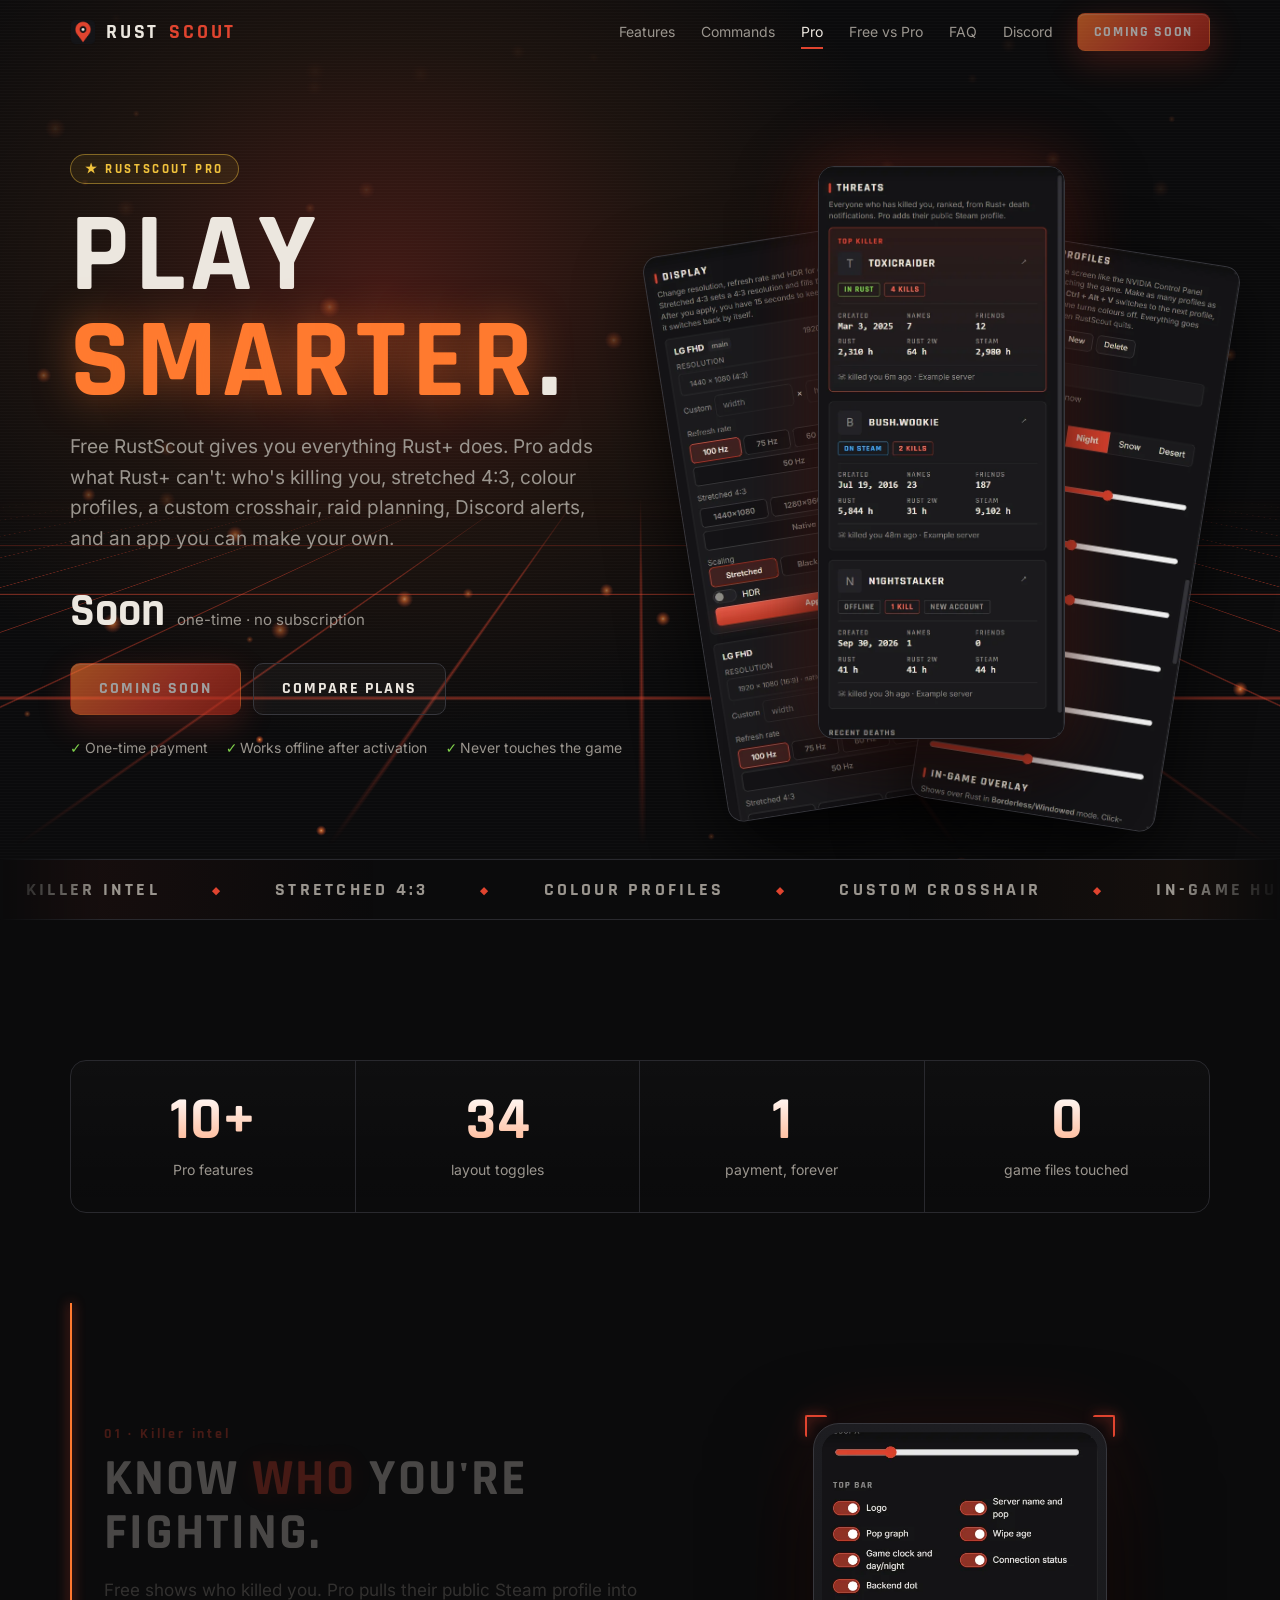
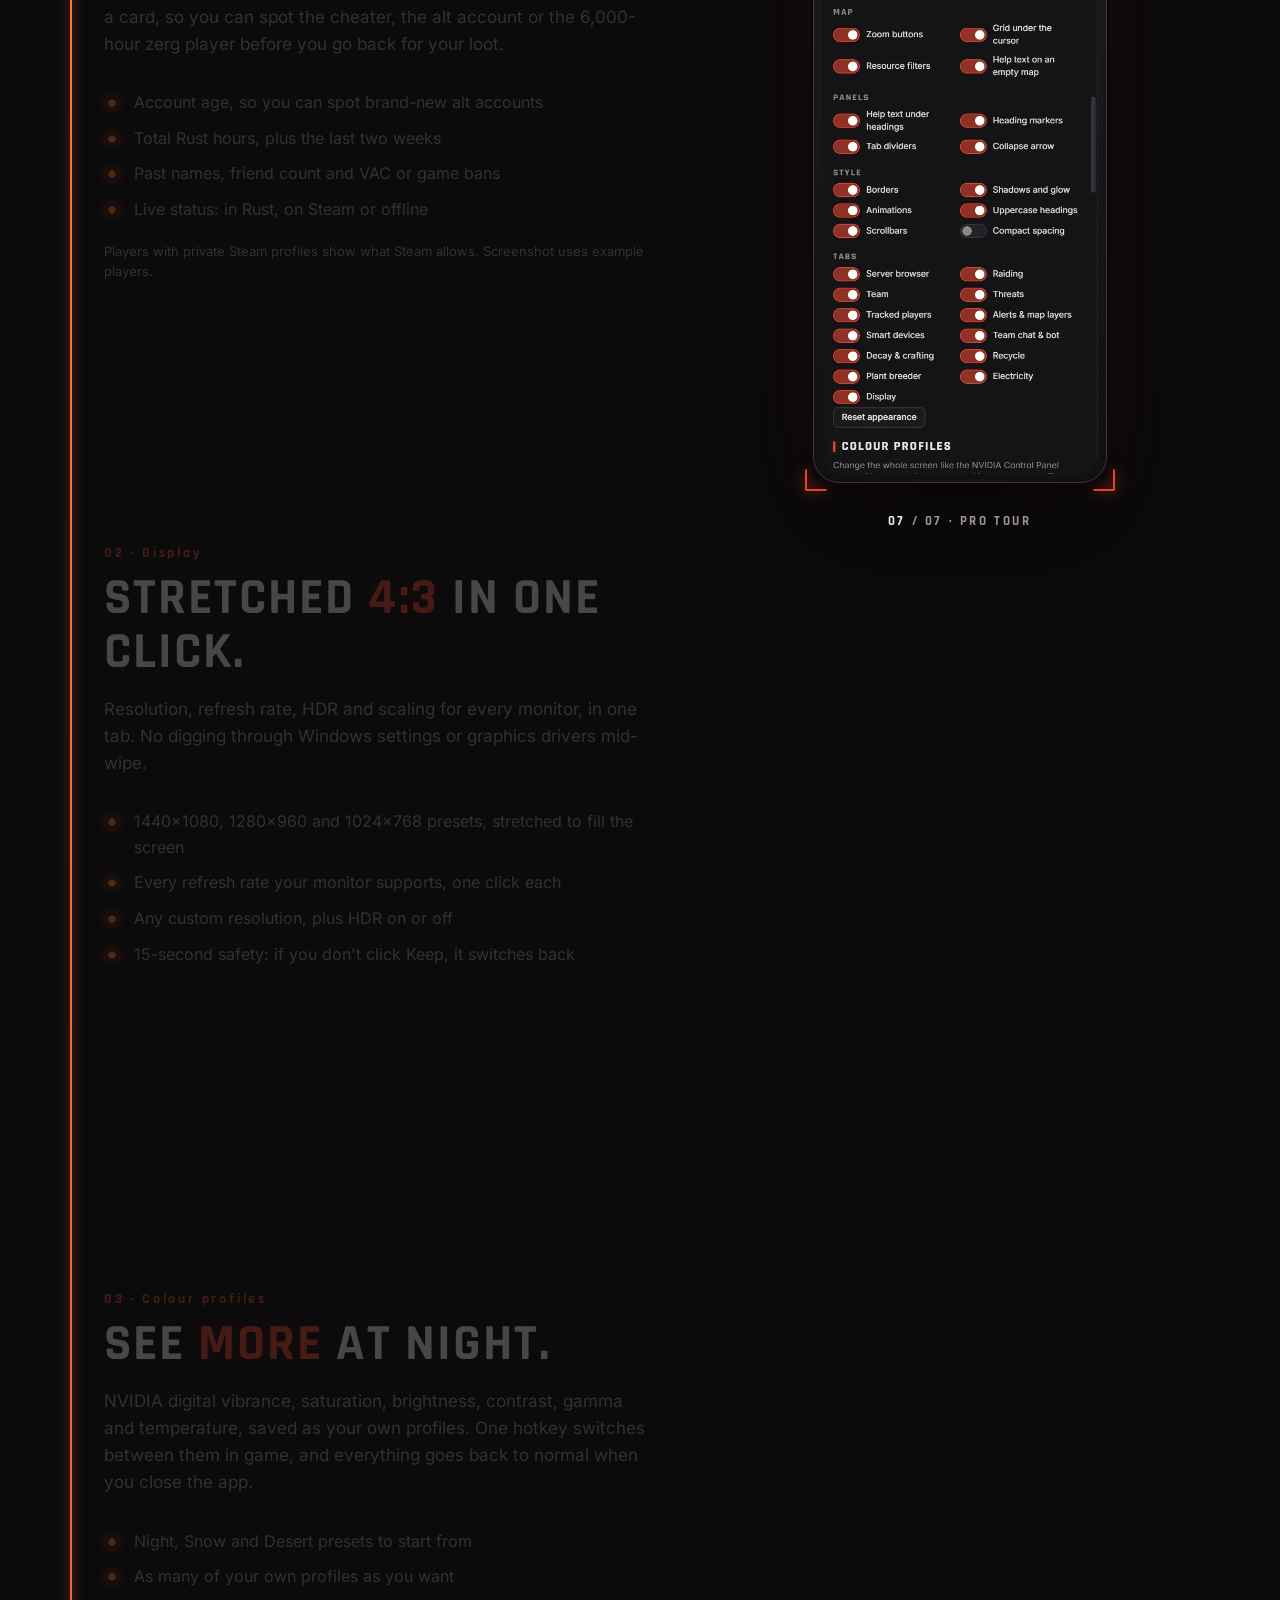
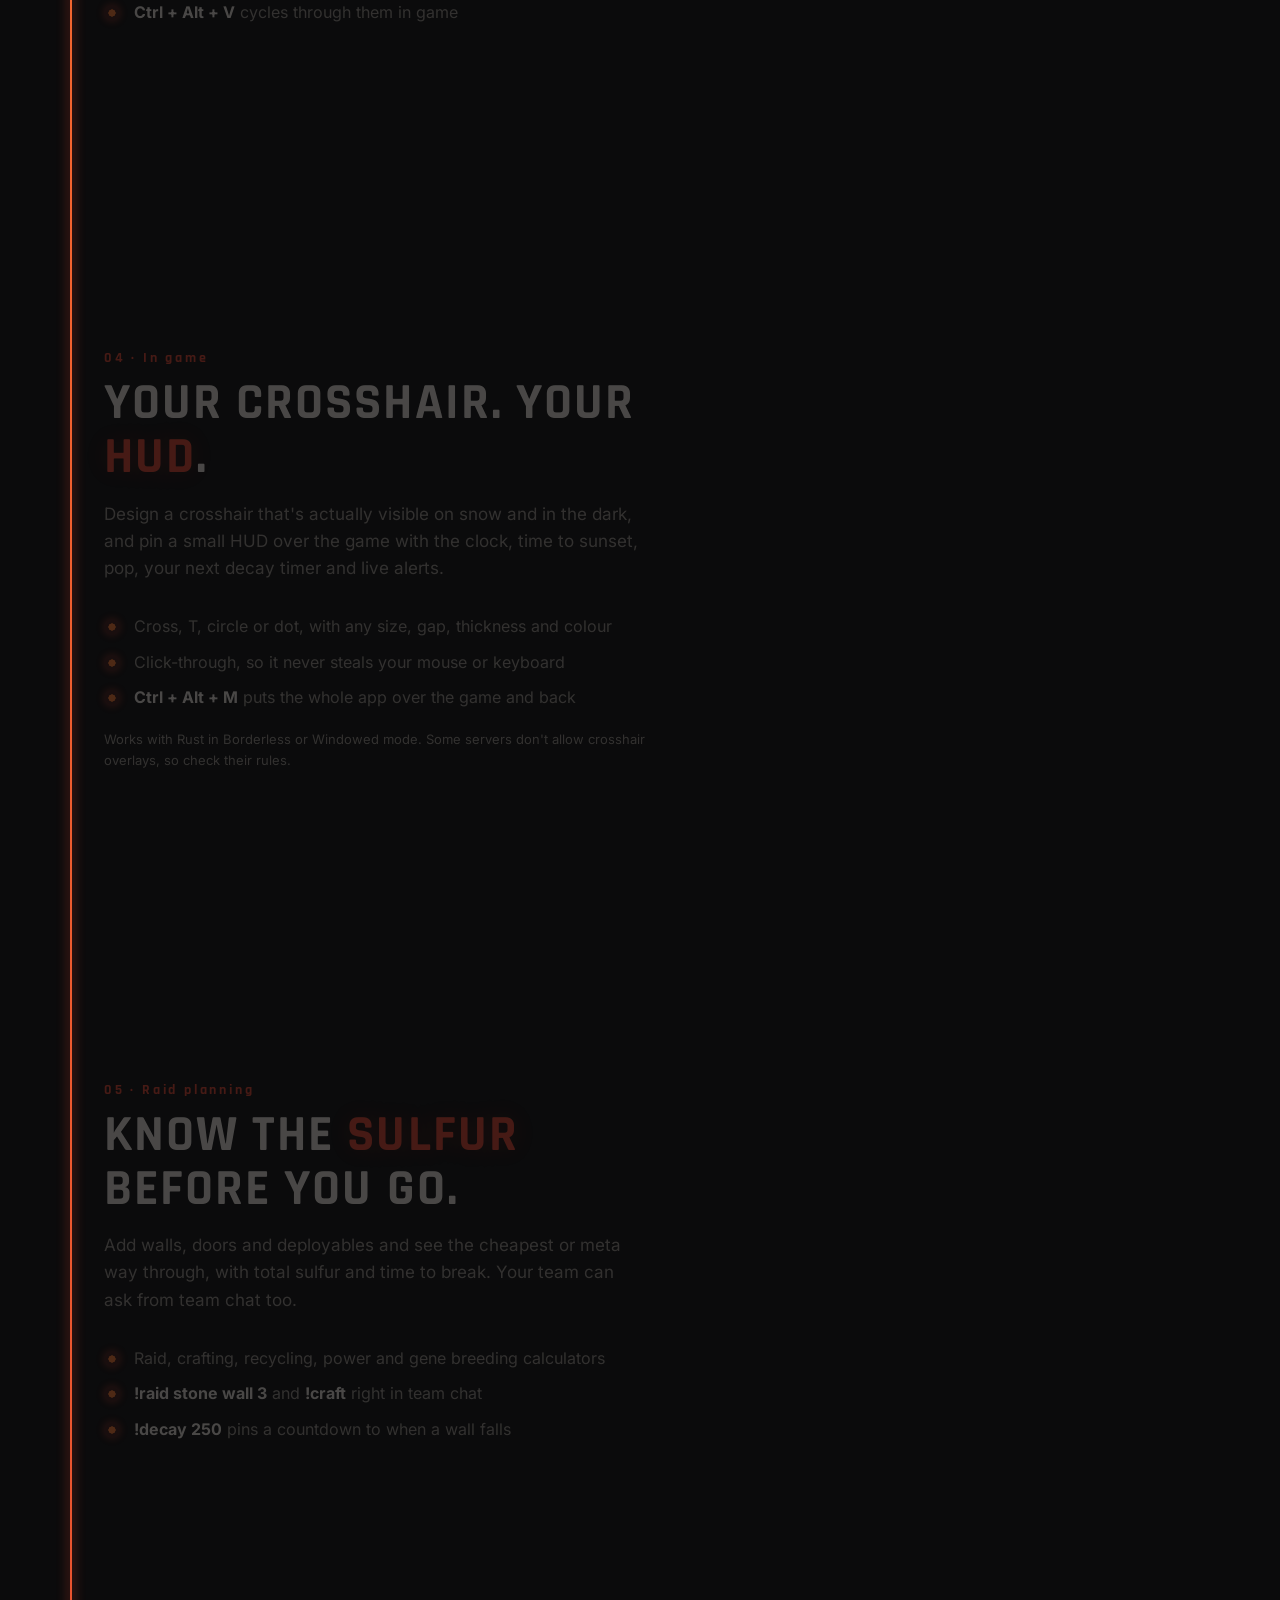
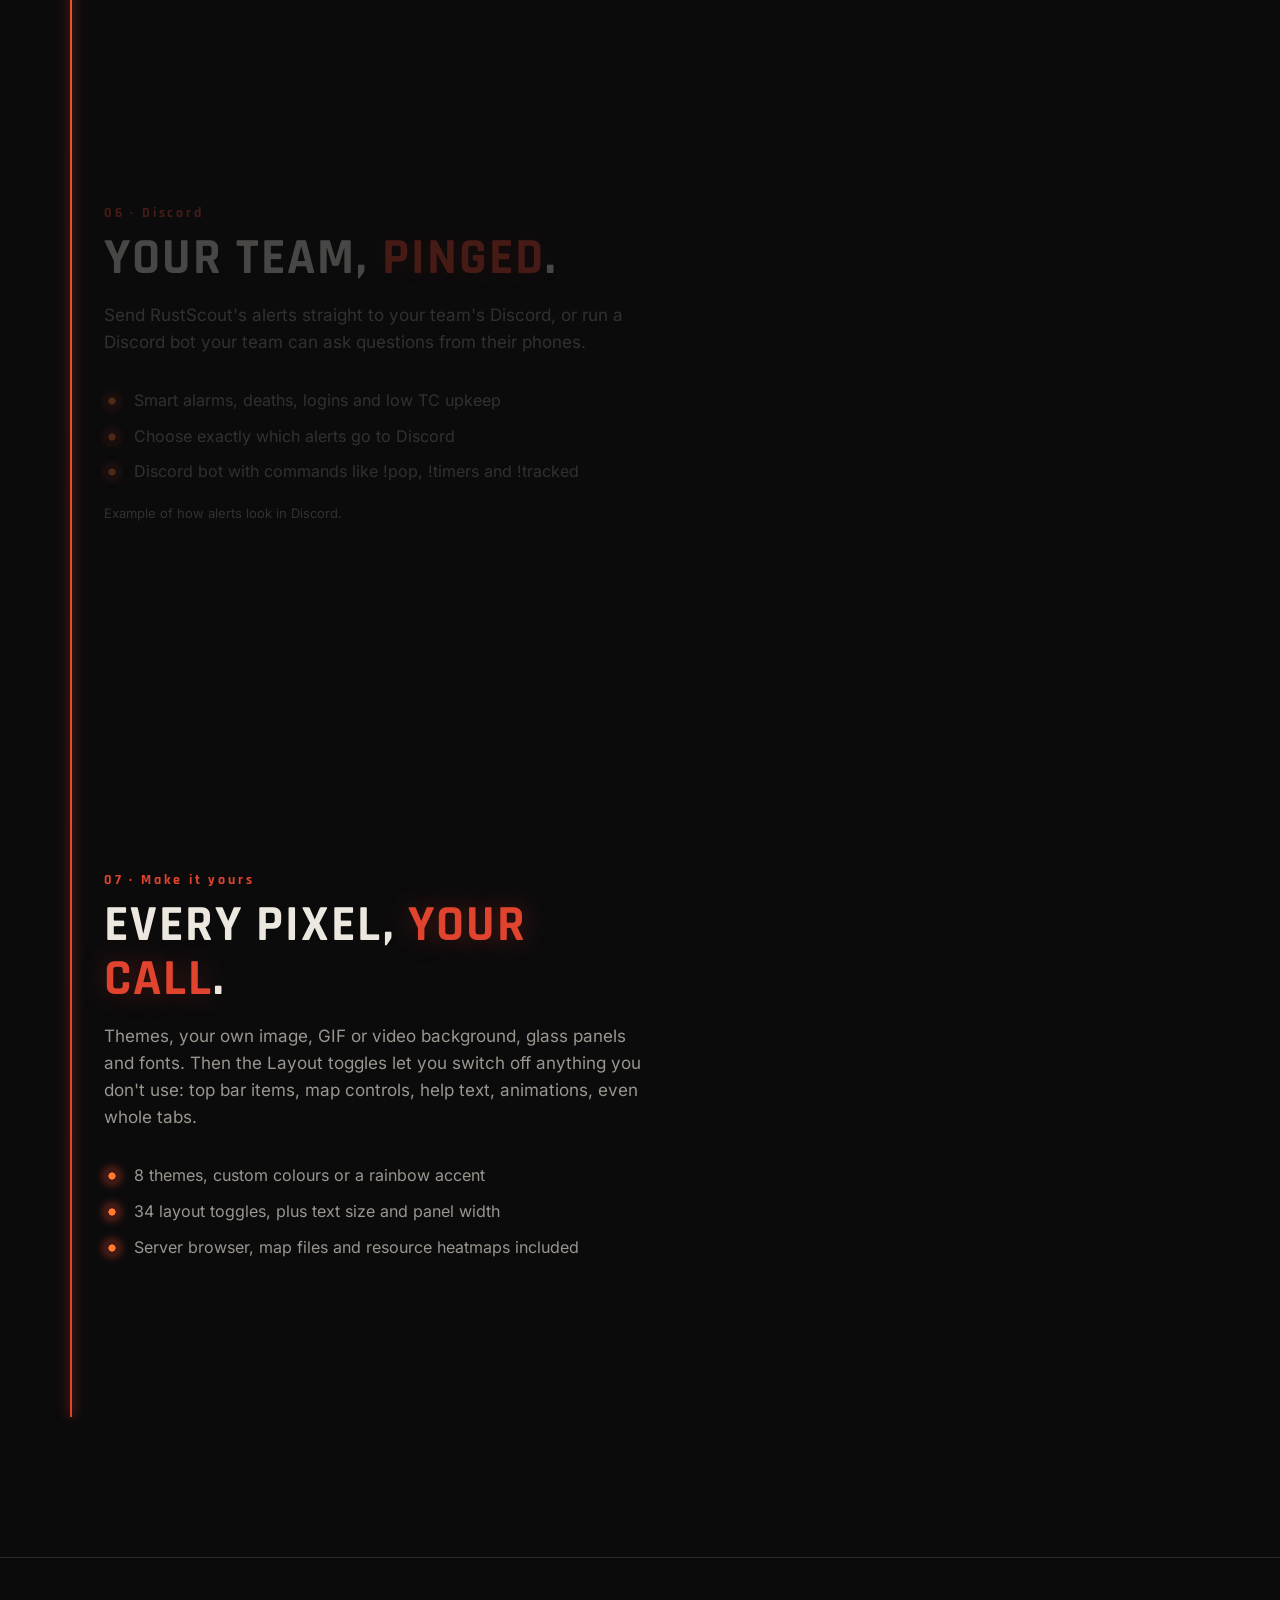
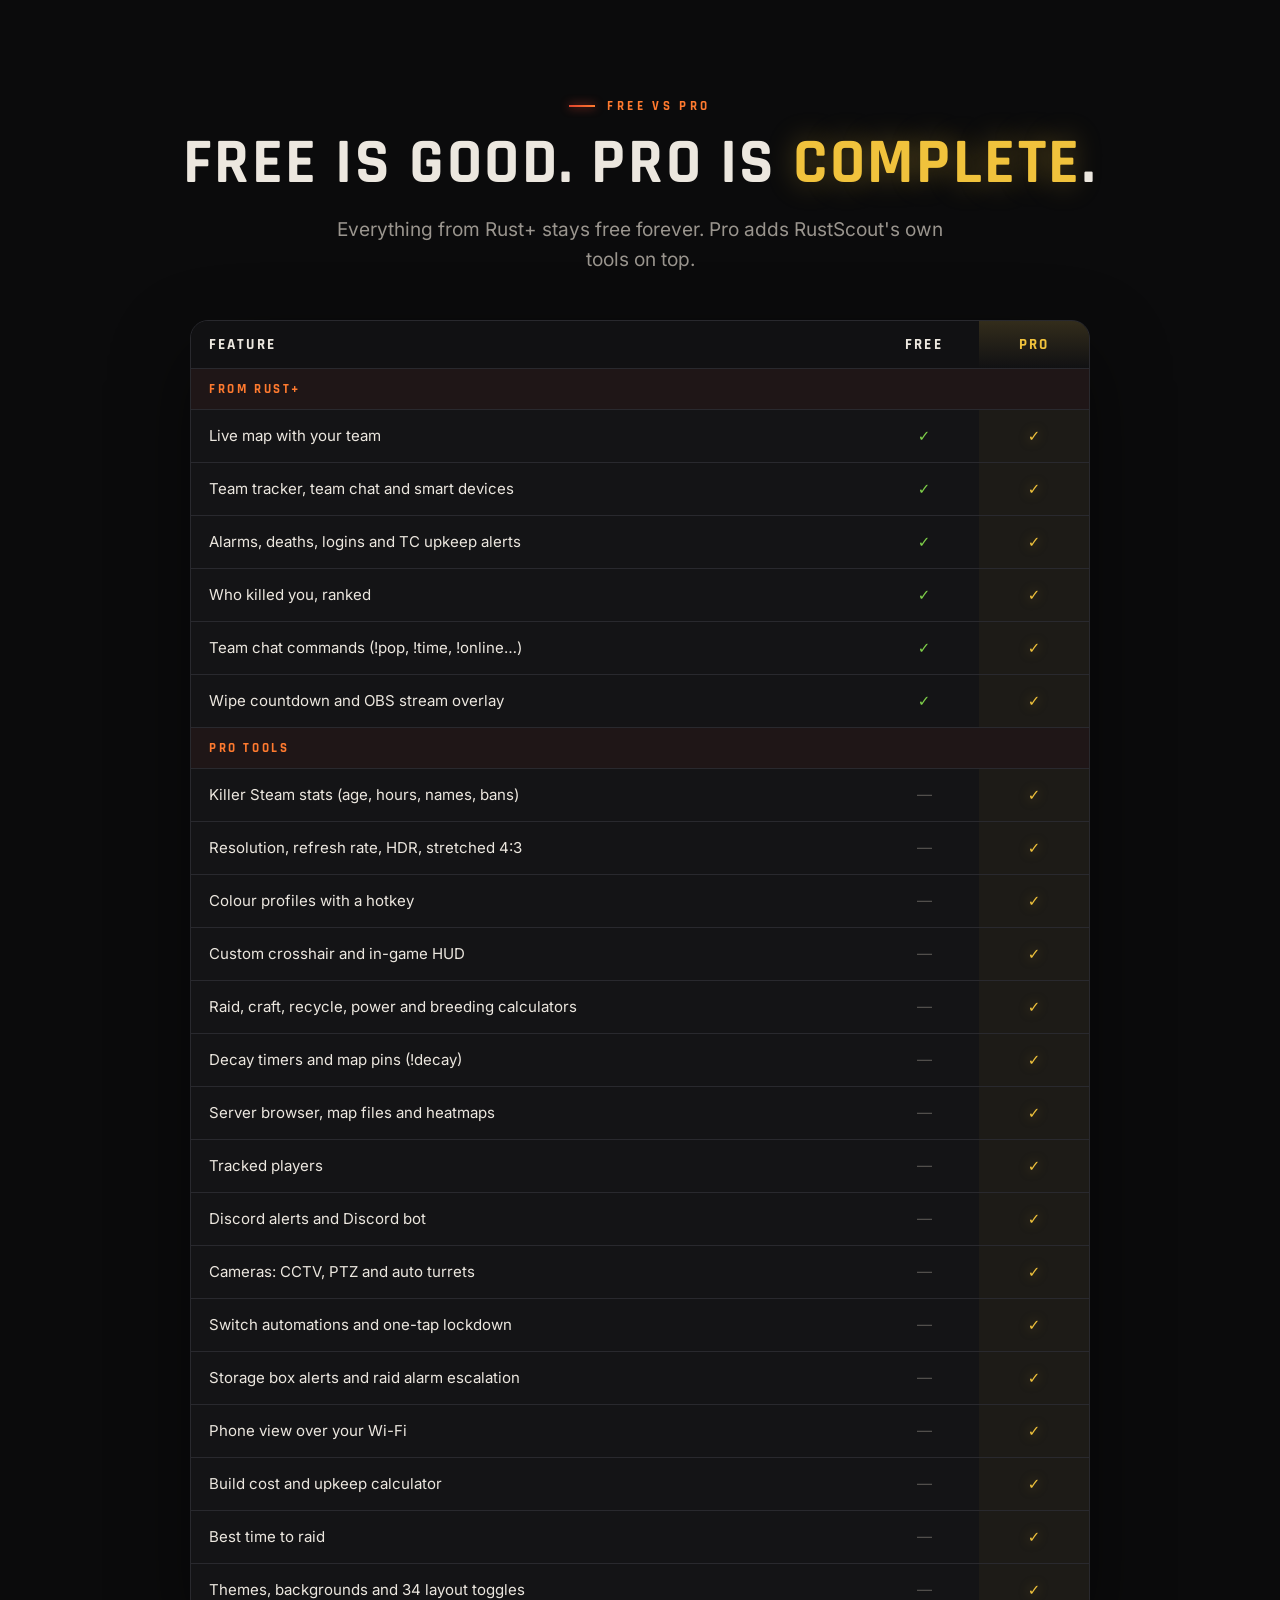
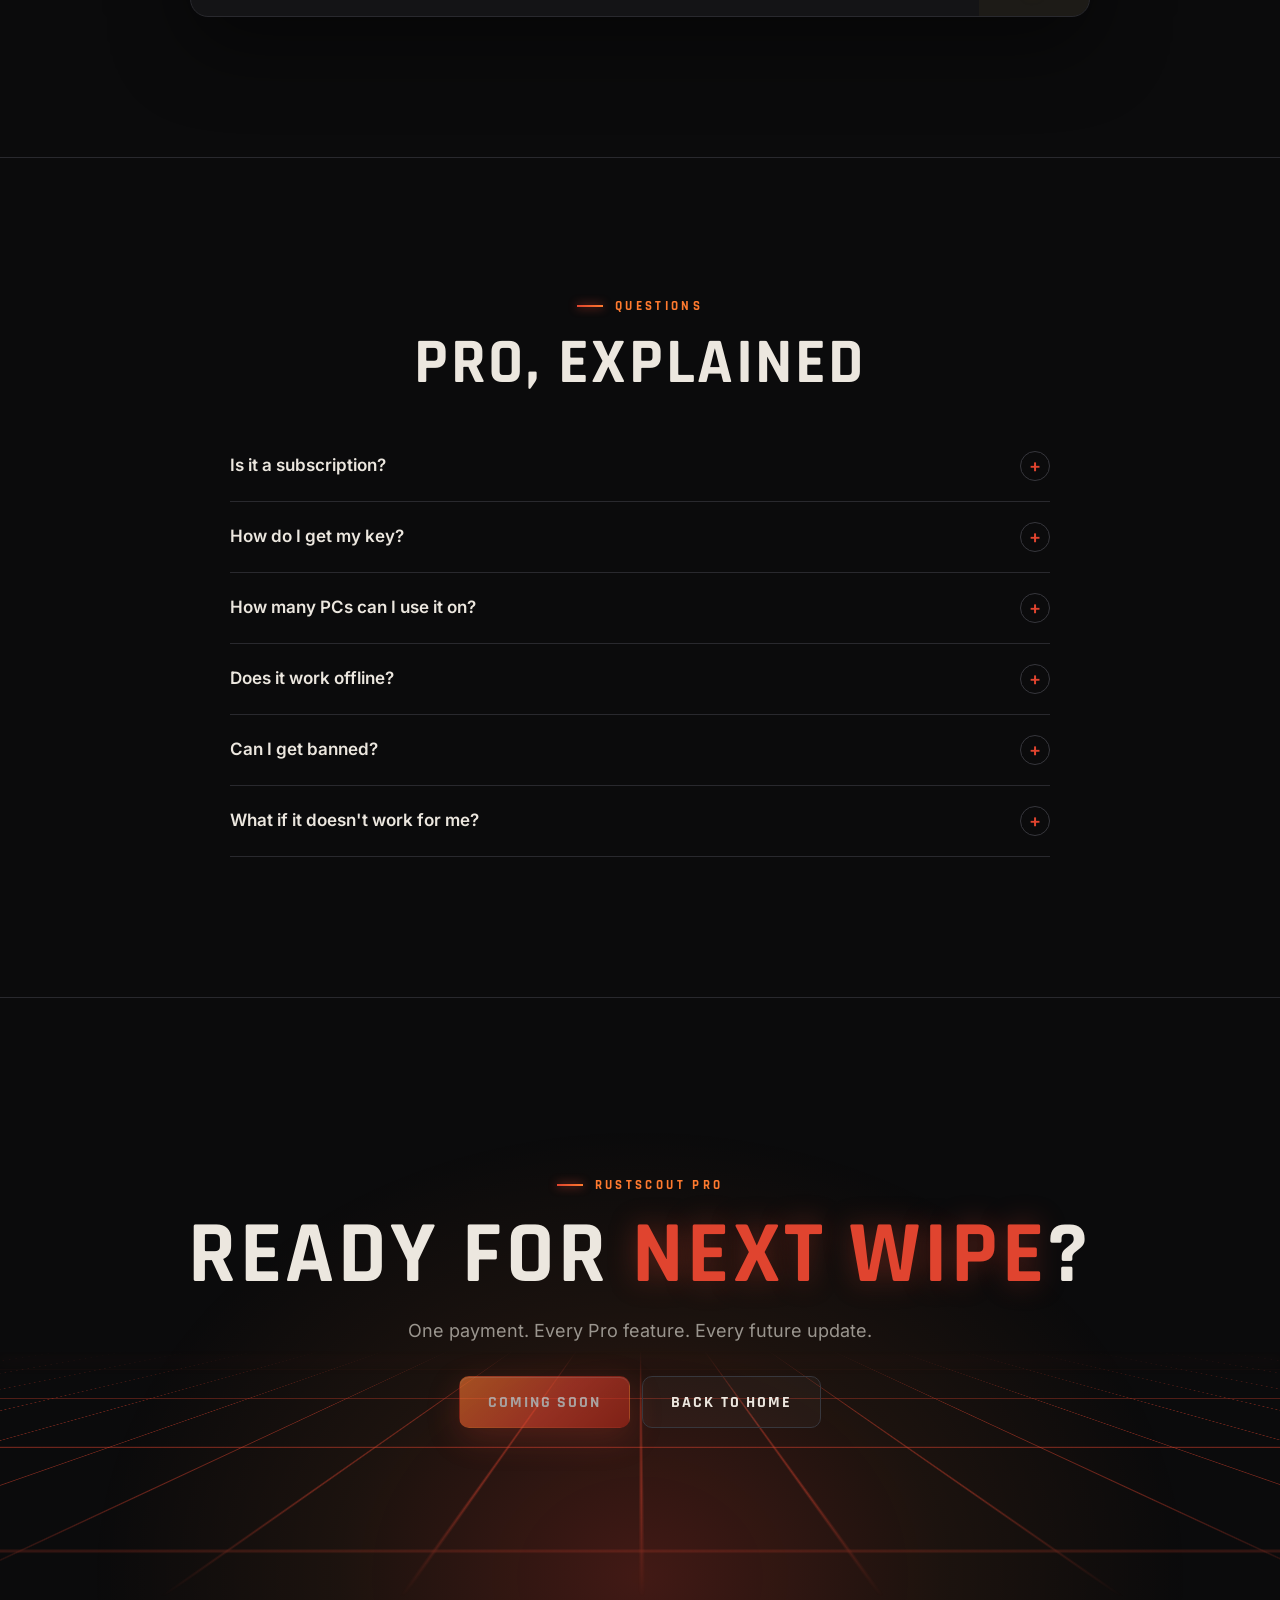
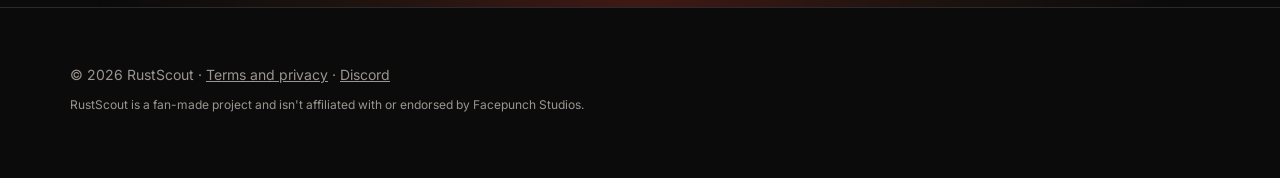
<file: pro/index.html>
<!doctype html>
<html lang="en">
<head>
<meta charset="utf-8">
<meta name="viewport" content="width=device-width, initial-scale=1">
<title>RustScout Pro · Everything Rust+ can't do on its own</title>
<meta name="description" content="RustScout Pro adds killer intel, stretched 4:3 and display control, colour profiles, a custom crosshair and HUD, raid and decay tools, Discord alerts and full customisation.">
<meta property="og:title" content="RustScout Pro">
<meta property="og:description" content="Killer intel, stretched 4:3, colour profiles, crosshair, raid tools, Discord alerts and full customisation.">
<meta property="og:image" content="https://rust-scout.app/assets/pro/threats.webp">
<meta property="og:url" content="https://rust-scout.app/pro/">
<meta name="theme-color" content="#0b0b0c">
<meta http-equiv="Content-Security-Policy" content="default-src 'self'; img-src 'self' data:; style-src 'self' 'unsafe-inline'; script-src 'self'; font-src 'self'; connect-src 'self'; base-uri 'self'; form-action 'none'; object-src 'none'">
<meta name="referrer" content="strict-origin-when-cross-origin">
<link rel="icon" type="image/png" href="../assets/icon.png">
<link rel="preload" href="../assets/fonts/Rajdhani-700.woff2" as="font" type="font/woff2" crossorigin>
<link rel="stylesheet" href="../assets/fonts.css">
<link rel="stylesheet" href="../assets/fx.css">
<script src="../assets/fx.js"></script>
<style>
h1, h2, h3 { text-transform: uppercase; }
.gold { color: var(--gold) !important; text-shadow: 0 0 28px rgba(240, 194, 60, .35) !important; }

/* ---------- hero ---------- */
.hero { position: relative; overflow: hidden; margin-top: calc(-1 * var(--nav-h)); padding: calc(var(--nav-h) + clamp(50px, 7vw, 90px)) 0 clamp(60px, 8vw, 100px); }
.hero .fx-floor { top: 58%; height: auto; }
.hero .wrap { position: relative; z-index: 1; display: grid; grid-template-columns: minmax(0, 1.05fr) minmax(0, 1fr); gap: 40px; align-items: center; }
.badge { display: inline-flex; align-items: center; gap: 8px; padding: 6px 14px; border-radius: 999px; border: 1px solid rgba(240, 194, 60, .45); background: rgba(240, 194, 60, .08); color: var(--gold); font: 700 13px var(--display); letter-spacing: .2em; text-transform: uppercase; }
.hero h1 { font-size: clamp(54px, 9vw, 112px); margin: 20px 0 16px; letter-spacing: .05em; line-height: .95; }
.hero h1 em { color: var(--accent-2); text-shadow: 0 0 40px rgba(255, 122, 47, .5); }
.hero .lead { margin: 0 0 28px; max-width: 540px; }
.price { display: flex; align-items: baseline; gap: 12px; margin-bottom: 22px; }
.price b { font: 700 46px var(--display); }
.price span { color: var(--muted); font-size: 15px; }
.trust { display: flex; gap: 18px; flex-wrap: wrap; margin-top: 22px; color: var(--muted); font-size: 14px; }
.trust span::before { content: "✓ "; color: var(--good); font-weight: 700; }

.stack { position: relative; height: 580px; }
.stack > div { position: absolute; width: 46%; max-width: 270px; }
.stack > div:nth-child(1) { left: 2%; top: 70px; }
.stack > div:nth-child(2) { left: 50%; top: 0; margin-left: -23%; z-index: 2; }
.stack > div:nth-child(3) { right: 2%; top: 80px; }
.stack img { border-radius: 16px; border: 1px solid var(--line-2); box-shadow: 0 30px 70px rgba(0, 0, 0, .7); }
.stack > div:nth-child(1) img { transform: rotate(-9deg); }
.stack > div:nth-child(2) img { box-shadow: 0 30px 80px rgba(0, 0, 0, .7), 0 0 70px rgba(224, 68, 47, .35); }
.stack > div:nth-child(3) img { transform: rotate(9deg); }
.motion .stack .bob { animation: bob 8s ease-in-out infinite; }
.motion .stack > div:nth-child(2) .bob { animation-delay: -2.6s; }
.motion .stack > div:nth-child(3) .bob { animation-delay: -5.2s; }
@keyframes bob { 50% { transform: translateY(-14px); } }
@media (max-width: 900px) {
    .hero .wrap { grid-template-columns: 1fr; }
    .stack { height: clamp(300px, 95vw, 480px); max-width: 520px; width: 100%; margin: 10px auto 0; }
    .stack > div { width: 40%; }
    .stack > div:nth-child(2) { margin-left: -20%; }
    .stack > div:nth-child(1), .stack > div:nth-child(3) { top: 12%; }
}

/* ---------- pinned tour ---------- */
.phone { position: relative; width: min(330px, calc(76vh * 525 / 1223)); }
.phone .screen { border-radius: 26px; padding: 8px; background: linear-gradient(180deg, #1d1d21, #111113); }
.phone .screen .view { aspect-ratio: 525 / 1223; border-radius: 20px; background: var(--bg-2); }
.phone .corner { border-radius: 2px; }
.phone-label { position: absolute; left: 50%; bottom: -46px; transform: translateX(-50%); white-space: nowrap; font: 700 13px var(--display); letter-spacing: .2em; color: var(--muted); text-transform: uppercase; }
.phone-label b { color: var(--text); }
.pin-step .points { list-style: none; padding: 0; margin: 18px 0 0; display: grid; gap: 10px; }
.pin-step .points li { position: relative; padding-left: 30px; margin: 0; }
.pin-step .points li::before { content: ""; position: absolute; left: 0; top: 5px; width: 16px; height: 16px; border-radius: 50%; background: radial-gradient(circle, var(--accent-2) 30%, rgba(224, 68, 47, .25) 34%); box-shadow: 0 0 10px rgba(224, 68, 47, .6); }
.pin-step .points b { color: var(--text); }
.pin-step .note { font-size: 13px; margin: 18px 0 0; }
.pin-step h2 { font-size: clamp(32px, 4vw, 52px); margin-bottom: 16px; }
.pin-step .media img { max-width: 320px; margin: 0 auto; }
@media (min-width: 901px) { .tour .pin { grid-template-columns: minmax(0, 1.15fr) minmax(0, 1fr); } }

/* Discord mock, used both inline and inside the phone */
.discord { width: 100%; border-radius: 14px; background: #313338; border: 1px solid #3f4147; padding: 16px 18px; font-family: var(--font); box-shadow: 0 30px 80px rgba(0, 0, 0, .6); text-align: left; }
.discord .who { display: flex; align-items: center; gap: 10px; flex-wrap: wrap; font-size: 15px; font-weight: 600; color: #f2f3f5; }
.discord .who img { width: 38px; height: 38px; border-radius: 50%; }
.discord .bot { background: #5865f2; color: #fff; font-size: 10px; font-weight: 700; padding: 1px 5px; border-radius: 3px; }
.discord .time { color: #949ba4; font-size: 12px; font-weight: 400; }
.embed { margin: 8px 0 0 48px; border-left: 4px solid var(--c, #ff3b30); background: #2b2d31; border-radius: 4px; padding: 10px 14px; }
.embed b { display: block; color: #f2f3f5; font-size: 15px; margin-bottom: 3px; }
.embed span { color: #dbdee1; font-size: 14px; }
.embed small { display: block; color: #949ba4; font-size: 11px; margin-top: 8px; }
.embed + .embed { margin-top: 8px; }
.view .discord { border: 0; border-radius: 0; box-shadow: none; display: flex; flex-direction: column; justify-content: center; padding: 22px 14px; }
.view .discord .embed { margin-left: 0; }
.pin-step .media .discord { max-width: 480px; margin: 0 auto; }
@media (max-width: 430px) { .discord .embed { margin-left: 0; } }
.e-red { --c: #ff3b30; } .e-rust { --c: #d8412f; } .e-amber { --c: #e4a73a; }

/* ---------- compare ---------- */
.compare { max-width: 900px; margin: 44px auto 0; border: 1px solid var(--line); border-radius: 18px; overflow: hidden; background: var(--panel); box-shadow: 0 30px 80px rgba(0, 0, 0, .45); }
.compare table { width: 100%; border-collapse: collapse; font-size: 15px; text-align: left; }
.compare th, .compare td { padding: 14px 18px; border-bottom: 1px solid var(--line); }
.compare th { font: 700 15px var(--display); letter-spacing: .14em; text-transform: uppercase; background: var(--bg-2); }
.compare th:not(:first-child), .compare td:not(:first-child) { text-align: center; width: 110px; }
.compare th.pro { color: var(--gold); background: linear-gradient(180deg, rgba(240, 194, 60, .14), var(--bg-2)); }
.compare td.pro { background: rgba(240, 194, 60, .04); }
.compare tr:last-child td { border-bottom: 0; }
.compare tbody tr:not(.grp) { transition: background-color .2s; }
.compare tbody tr:not(.grp):hover { background: rgba(255, 255, 255, .025); }
.compare .grp td { padding: 12px 18px; font: 700 13px var(--display); letter-spacing: .2em; text-transform: uppercase; color: var(--accent-2); background: rgba(224, 68, 47, .05); text-align: left !important; }
.yes { color: var(--good); font-weight: 700; }
.pro.yes { color: var(--gold); text-shadow: 0 0 12px rgba(240, 194, 60, .5); }
.no { color: #55524e; }
@media (max-width: 600px) {
    .compare th, .compare td { padding: 12px 10px; font-size: 14px; }
    .compare th:not(:first-child), .compare td:not(:first-child) { width: 54px; }
    .compare th { letter-spacing: .08em; font-size: 13px; }
}

.final .price-line { color: var(--muted); font-size: 18px; margin-top: 16px; }
</style>
</head>
<body>

<div class="progress" aria-hidden="true"><i></i></div>

<nav class="top">
    <div class="wrap">
        <a class="brand" href="../"><img src="../assets/icon.png" alt="" width="26" height="26">RUST<em>SCOUT</em></a>
        <div class="links">
            <a href="../#features">Features</a>
            <a href="../#commands">Commands</a>
            <a class="on" href="./">Pro</a>
            <a href="#compare">Free vs Pro</a>
            <a href="../#faq">FAQ</a>
            <a href="https://discord.gg/n6wFxEGBqv" target="_blank" rel="noopener">Discord</a>
        </div>
        <a class="btn primary small" data-buy href="#buy">Get Pro</a>
    </div>
</nav>

<header class="hero">
    <div class="fx-bg" aria-hidden="true">
        <div class="fx-sun" style="left:30%"></div>
        <div class="fx-floor"><div class="fx-plane"></div></div>
        <div class="fx-scan"></div>
        <canvas class="fx-embers"></canvas>
        <div class="fx-noise"></div>
    </div>
    <div class="wrap">
        <div>
            <span class="badge rise" style="--d:.05s">★ RustScout Pro</span>
            <h1><span class="sr-only">Play smarter.</span><span class="split" aria-hidden="true">Play <em>smarter</em>.</span></h1>
            <p class="lead rise" style="--d:.8s">Free RustScout gives you everything Rust+ does. Pro adds what Rust+ can't: who's killing you, stretched 4:3, colour profiles, a custom crosshair, raid planning, Discord alerts, and an app you can make your own.</p>
            <div class="price rise" style="--d:.92s"><b data-price>Soon</b><span>one-time · no subscription</span></div>
            <div class="cta rise" style="--d:1s">
                <a class="btn primary" data-buy href="#buy">Get Pro</a>
                <a class="btn ghost" href="#compare">Compare plans</a>
            </div>
            <div class="trust rise" style="--d:1.1s"><span>One-time payment</span><span>Works offline after activation</span><span>Never touches the game</span></div>
        </div>
        <div class="stack" aria-hidden="true">
            <div class="rise zoom" style="--d:.9s"><div data-parallax="0.08" data-depth="1.4"><div class="bob"><img src="../assets/pro/display.webp" alt="" width="525" height="1223"></div></div></div>
            <div class="rise zoom" style="--d:.7s"><div data-parallax="0.16" data-depth="-1"><div class="bob"><img src="../assets/pro/threats.webp" alt="" width="525" height="1223" fetchpriority="high"></div></div></div>
            <div class="rise zoom" style="--d:1.1s"><div data-parallax="0.04" data-depth="1.8"><div class="bob"><img src="../assets/pro/colours.webp" alt="" width="525" height="1223"></div></div></div>
        </div>
    </div>
</header>

<div class="ticker" aria-label="Pro features">
    <div class="ticker-track">
        <span>Killer intel</span><span>Stretched 4:3</span><span>Colour profiles</span><span>Custom crosshair</span><span>In-game HUD</span><span>Raid planning</span><span>Discord alerts</span><span>Themes and layout</span>
        <span aria-hidden="true">Killer intel</span><span aria-hidden="true">Stretched 4:3</span><span aria-hidden="true">Colour profiles</span><span aria-hidden="true">Custom crosshair</span><span aria-hidden="true">In-game HUD</span><span aria-hidden="true">Raid planning</span><span aria-hidden="true">Discord alerts</span><span aria-hidden="true">Themes and layout</span>
    </div>
</div>

<section style="padding-bottom:40px">
    <div class="wrap">
        <div class="stats" data-reveal="scale">
            <div><b data-count="10" data-suffix="+">10+</b><span>Pro features</span></div>
            <div><b data-count="34">34</b><span>layout toggles</span></div>
            <div><b data-count="1">1</b><span>payment, forever</span></div>
            <div><b>0</b><span>game files touched</span></div>
        </div>
    </div>
</section>

<section class="tour" style="padding-top:20px">
    <div class="wrap">
        <div class="pin" data-pin>
            <div class="pin-steps">
                <div class="pin-rail" aria-hidden="true"><i></i></div>

                <div class="pin-step">
                    <div class="idx">01 · Killer intel</div>
                    <h2>Know <em>who</em> you're fighting.</h2>
                    <p>Free shows who killed you. Pro pulls their public Steam profile into a card, so you can spot the cheater, the alt account or the 6,000-hour zerg player before you go back for your loot.</p>
                    <ul class="points">
                        <li>Account age, so you can spot brand-new alt accounts</li>
                        <li>Total Rust hours, plus the last two weeks</li>
                        <li>Past names, friend count and VAC or game bans</li>
                        <li>Live status: in Rust, on Steam or offline</li>
                    </ul>
                    <p class="note">Players with private Steam profiles show what Steam allows. Screenshot uses example players.</p>
                    <div class="media"><img src="../assets/pro/threats.webp" alt="Threats tab with killer cards showing account age, hours, names and friends" width="525" height="1223" loading="lazy"></div>
                </div>

                <div class="pin-step">
                    <div class="idx">02 · Display</div>
                    <h2>Stretched <em>4:3</em> in one click.</h2>
                    <p>Resolution, refresh rate, HDR and scaling for every monitor, in one tab. No digging through Windows settings or graphics drivers mid-wipe.</p>
                    <ul class="points">
                        <li>1440×1080, 1280×960 and 1024×768 presets, stretched to fill the screen</li>
                        <li>Every refresh rate your monitor supports, one click each</li>
                        <li>Any custom resolution, plus HDR on or off</li>
                        <li>15-second safety: if you don't click Keep, it switches back</li>
                    </ul>
                    <div class="media"><img src="../assets/pro/display.webp" alt="Display tab with resolution, refresh rate buttons and stretched 4:3 presets" width="525" height="1223" loading="lazy"></div>
                </div>

                <div class="pin-step">
                    <div class="idx">03 · Colour profiles</div>
                    <h2>See <em>more</em> at night.</h2>
                    <p>NVIDIA digital vibrance, saturation, brightness, contrast, gamma and temperature, saved as your own profiles. One hotkey switches between them in game, and everything goes back to normal when you close the app.</p>
                    <ul class="points">
                        <li>Night, Snow and Desert presets to start from</li>
                        <li>As many of your own profiles as you want</li>
                        <li><b>Ctrl + Alt + V</b> cycles through them in game</li>
                    </ul>
                    <div class="media"><img src="../assets/pro/colours.webp" alt="Colour profiles with presets and sliders" width="525" height="1223" loading="lazy"></div>
                </div>

                <div class="pin-step">
                    <div class="idx">04 · In game</div>
                    <h2>Your crosshair. Your <em>HUD</em>.</h2>
                    <p>Design a crosshair that's actually visible on snow and in the dark, and pin a small HUD over the game with the clock, time to sunset, pop, your next decay timer and live alerts.</p>
                    <ul class="points">
                        <li>Cross, T, circle or dot, with any size, gap, thickness and colour</li>
                        <li>Click-through, so it never steals your mouse or keyboard</li>
                        <li><b>Ctrl + Alt + M</b> puts the whole app over the game and back</li>
                    </ul>
                    <p class="note">Works with Rust in Borderless or Windowed mode. Some servers don't allow crosshair overlays, so check their rules.</p>
                    <div class="media"><img src="../assets/pro/crosshair.webp" alt="Crosshair editor with style, size, gap, thickness and colour" width="525" height="1223" loading="lazy"></div>
                </div>

                <div class="pin-step">
                    <div class="idx">05 · Raid planning</div>
                    <h2>Know the <em>sulfur</em> before you go.</h2>
                    <p>Add walls, doors and deployables and see the cheapest or meta way through, with total sulfur and time to break. Your team can ask from team chat too.</p>
                    <ul class="points">
                        <li>Raid, crafting, recycling, power and gene breeding calculators</li>
                        <li><b>!raid stone wall 3</b> and <b>!craft</b> right in team chat</li>
                        <li><b>!decay 250</b> pins a countdown to when a wall falls</li>
                    </ul>
                    <div class="media"><img src="../assets/pro/raid.webp" alt="Raid calculator showing 61,200 sulfur for a base" width="525" height="1223" loading="lazy"></div>
                </div>

                <div class="pin-step">
                    <div class="idx">06 · Discord</div>
                    <h2>Your team, <em>pinged</em>.</h2>
                    <p>Send RustScout's alerts straight to your team's Discord, or run a Discord bot your team can ask questions from their phones.</p>
                    <ul class="points">
                        <li>Smart alarms, deaths, logins and low TC upkeep</li>
                        <li>Choose exactly which alerts go to Discord</li>
                        <li>Discord bot with commands like !pop, !timers and !tracked</li>
                    </ul>
                    <p class="note">Example of how alerts look in Discord.</p>
                    <div class="media">
                        <div class="discord" role="img" aria-label="Example of RustScout alerts in a Discord channel">
                            <div class="who"><img src="../assets/icon.png" alt="">RustScout <span class="bot">APP</span> <span class="time">Today at 21:14</span></div>
                            <div class="embed e-red"><b>Smart alarm</b><span>Base alarm triggered</span><small>Example server</small></div>
                            <div class="embed e-rust"><b>Teammate died</b><span>bush.wookie died at Launch Site (K9)</span><small>Example server</small></div>
                            <div class="embed e-amber"><b>TC upkeep low</b><span>Main TC upkeep runs out in 52 minutes</span><small>Example server</small></div>
                        </div>
                    </div>
                </div>

                <div class="pin-step">
                    <div class="idx">07 · Make it yours</div>
                    <h2>Every pixel, <em>your call</em>.</h2>
                    <p>Themes, your own image, GIF or video background, glass panels and fonts. Then the Layout toggles let you switch off anything you don't use: top bar items, map controls, help text, animations, even whole tabs.</p>
                    <ul class="points">
                        <li>8 themes, custom colours or a rainbow accent</li>
                        <li>34 layout toggles, plus text size and panel width</li>
                        <li>Server browser, map files and resource heatmaps included</li>
                    </ul>
                    <div class="media"><img src="../assets/pro/layout.webp" alt="Layout toggles for the top bar, map, panels, style and tabs" width="525" height="1223" loading="lazy"></div>
                </div>
            </div>

            <div class="pin-col" aria-hidden="true">
                <div class="pin-media">
                    <div class="phone">
                        <div class="screen">
                            <span class="corner tl"></span><span class="corner tr"></span><span class="corner bl"></span><span class="corner br"></span>
                            <div class="view">
                                <img data-shot src="../assets/pro/threats.webp" alt="" width="525" height="1223" loading="lazy">
                                <img data-shot src="../assets/pro/display.webp" alt="" width="525" height="1223" loading="lazy">
                                <img data-shot src="../assets/pro/colours.webp" alt="" width="525" height="1223" loading="lazy">
                                <img data-shot src="../assets/pro/crosshair.webp" alt="" width="525" height="1223" loading="lazy">
                                <img data-shot src="../assets/pro/raid.webp" alt="" width="525" height="1223" loading="lazy">
                                <div data-shot class="discord">
                                    <div class="who"><img src="../assets/icon.png" alt="">RustScout <span class="bot">APP</span></div>
                                    <div class="embed e-red"><b>Smart alarm</b><span>Base alarm triggered</span><small>Example server</small></div>
                                    <div class="embed e-rust"><b>Teammate died</b><span>bush.wookie died at Launch Site (K9)</span><small>Example server</small></div>
                                    <div class="embed e-amber"><b>TC upkeep low</b><span>Main TC upkeep runs out in 52 minutes</span><small>Example server</small></div>
                                </div>
                                <img data-shot src="../assets/pro/layout.webp" alt="" width="525" height="1223" loading="lazy">
                            </div>
                        </div>
                        <div class="phone-label"><b data-pin-cur>01</b> / 07 · Pro tour</div>
                    </div>
                </div>
            </div>
        </div>
    </div>
</section>

<section id="compare" style="border-top:1px solid var(--line)">
    <div class="wrap center">
        <div data-reveal>
            <div class="kicker">Free vs Pro</div>
            <h2>Free is good. Pro is <em class="gold">complete</em>.</h2>
            <p class="lead">Everything from Rust+ stays free forever. Pro adds RustScout's own tools on top.</p>
        </div>
        <div class="compare" data-reveal="scale">
            <table>
                <thead><tr><th>Feature</th><th>Free</th><th class="pro">Pro</th></tr></thead>
                <tbody>
                    <tr class="grp"><td colspan="3">From Rust+</td></tr>
                    <tr><td>Live map with your team</td><td class="yes">✓</td><td class="pro yes">✓</td></tr>
                    <tr><td>Team tracker, team chat and smart devices</td><td class="yes">✓</td><td class="pro yes">✓</td></tr>
                    <tr><td>Alarms, deaths, logins and TC upkeep alerts</td><td class="yes">✓</td><td class="pro yes">✓</td></tr>
                    <tr><td>Who killed you, ranked</td><td class="yes">✓</td><td class="pro yes">✓</td></tr>
                    <tr><td>Team chat commands (!pop, !time, !online…)</td><td class="yes">✓</td><td class="pro yes">✓</td></tr>
                    <tr><td>Wipe countdown and OBS stream overlay</td><td class="yes">✓</td><td class="pro yes">✓</td></tr>
                    <tr class="grp"><td colspan="3">Pro tools</td></tr>
                    <tr><td>Killer Steam stats (age, hours, names, bans)</td><td class="no">—</td><td class="pro yes">✓</td></tr>
                    <tr><td>Resolution, refresh rate, HDR, stretched 4:3</td><td class="no">—</td><td class="pro yes">✓</td></tr>
                    <tr><td>Colour profiles with a hotkey</td><td class="no">—</td><td class="pro yes">✓</td></tr>
                    <tr><td>Custom crosshair and in-game HUD</td><td class="no">—</td><td class="pro yes">✓</td></tr>
                    <tr><td>Raid, craft, recycle, power and breeding calculators</td><td class="no">—</td><td class="pro yes">✓</td></tr>
                    <tr><td>Decay timers and map pins (!decay)</td><td class="no">—</td><td class="pro yes">✓</td></tr>
                    <tr><td>Server browser, map files and heatmaps</td><td class="no">—</td><td class="pro yes">✓</td></tr>
                    <tr><td>Tracked players</td><td class="no">—</td><td class="pro yes">✓</td></tr>
                    <tr><td>Discord alerts and Discord bot</td><td class="no">—</td><td class="pro yes">✓</td></tr>
                    <tr><td>Cameras: CCTV, PTZ and auto turrets</td><td class="no">—</td><td class="pro yes">✓</td></tr>
                    <tr><td>Switch automations and one-tap lockdown</td><td class="no">—</td><td class="pro yes">✓</td></tr>
                    <tr><td>Storage box alerts and raid alarm escalation</td><td class="no">—</td><td class="pro yes">✓</td></tr>
                    <tr><td>Phone view over your Wi-Fi</td><td class="no">—</td><td class="pro yes">✓</td></tr>
                    <tr><td>Build cost and upkeep calculator</td><td class="no">—</td><td class="pro yes">✓</td></tr>
                    <tr><td>Best time to raid</td><td class="no">—</td><td class="pro yes">✓</td></tr>
                    <tr><td>Themes, backgrounds and 34 layout toggles</td><td class="no">—</td><td class="pro yes">✓</td></tr>
                </tbody>
            </table>
        </div>
    </div>
</section>

<section style="border-top:1px solid var(--line)">
    <div class="wrap">
        <div class="center" data-reveal><div class="kicker">Questions</div><h2>Pro, explained</h2></div>
        <div class="faq" data-stagger>
            <details><summary>Is it a subscription?</summary><p>No. Pro is a one-time payment for a licence key, and future updates are included.</p></details>
            <details><summary>How do I get my key?</summary><p>Your key shows up on screen right after you pay. In RustScout, go to <b>Settings → RustScout Pro</b>, paste it and click <b>Activate</b>.</p></details>
            <details><summary>How many PCs can I use it on?</summary><p>One at a time. Got a new PC? Click <b>Remove key</b> on the old one, then activate it on the new one.</p></details>
            <details><summary>Does it work offline?</summary><p>Yes. It needs internet once to activate, then Pro keeps working offline.</p></details>
            <details><summary>Can I get banned?</summary><p>RustScout doesn't read or change the game, but some servers have rules about overlays, crosshairs or colour changes. You use it at your own risk. See the <a href="../terms.html">terms</a>.</p></details>
            <details><summary>What if it doesn't work for me?</summary><p>Open a ticket in our <a href="https://discord.gg/n6wFxEGBqv" target="_blank" rel="noopener">Discord</a> within 14 days of buying for a full refund.</p></details>
        </div>
    </div>
</section>

<section class="final" id="buy">
    <div class="fx-bg" aria-hidden="true">
        <div class="fx-sun" style="top:auto;bottom:-420px"></div>
        <div class="fx-floor"><div class="fx-plane"></div></div>
    </div>
    <div class="wrap center" data-reveal="scale">
        <div class="kicker">RustScout Pro</div>
        <h2>Ready for <em>next wipe</em>?</h2>
        <p class="price-line">One payment. Every Pro feature. Every future update.</p>
        <div class="cta">
            <span class="halo"><a class="btn primary" data-buy href="#buy">Get Pro · <span data-price>Soon</span></a></span>
            <a class="btn ghost" href="../">Back to home</a>
        </div>
    </div>
</section>

<footer class="site">
    <div class="wrap">
        <p>© <span data-year></span> RustScout · <a href="../terms.html">Terms and privacy</a> · <a href="https://discord.gg/n6wFxEGBqv" target="_blank" rel="noopener">Discord</a></p>
        <p class="fine" style="margin-top:8px">RustScout is a fan-made project and isn't affiliated with or endorsed by Facepunch Studios.</p>
    </div>
</footer>

<script src="../assets/pro.js"></script>
</body>
</html>
</file>
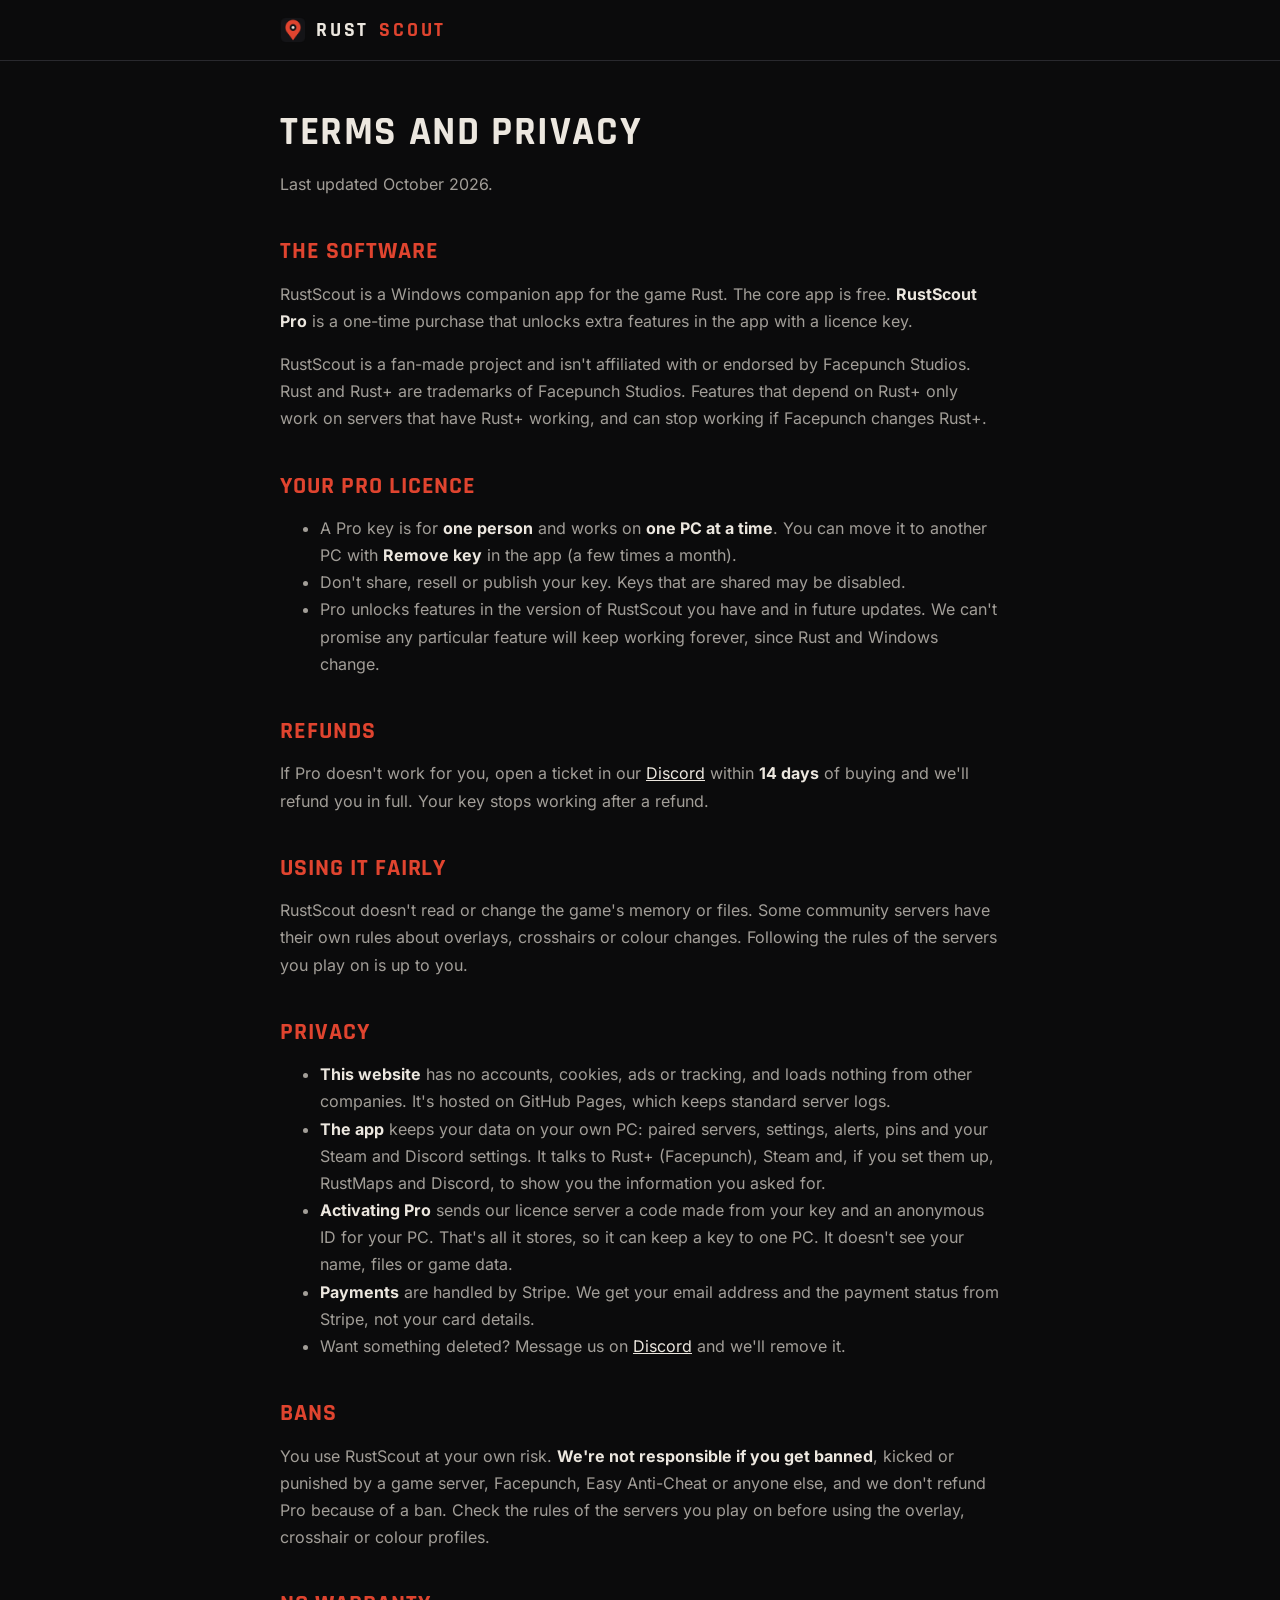
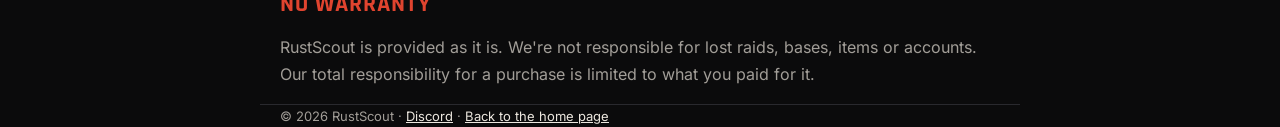
<file: terms.html>
<!doctype html>
<html lang="en">
<head>
<meta charset="utf-8">
<meta name="viewport" content="width=device-width, initial-scale=1">
<title>RustScout · Terms and privacy</title>
<meta name="description" content="RustScout terms of sale, refunds and privacy.">
<link rel="icon" type="image/png" href="assets/icon.png">
<meta http-equiv="Content-Security-Policy" content="default-src 'self'; img-src 'self' data:; style-src 'self' 'unsafe-inline'; script-src 'self'; font-src 'self'; connect-src 'self'; base-uri 'self'; form-action 'none'; object-src 'none'">
<meta name="referrer" content="strict-origin-when-cross-origin">
<link rel="stylesheet" href="assets/fonts.css">
<style>
:root { --bg: #0b0b0c; --line: #29292e; --text: #ece7df; --muted: #a29e98; --accent: #e0442f; }
* { box-sizing: border-box; }
body { margin: 0; background: var(--bg); color: var(--text); font: 16px/1.7 "Inter", "Segoe UI", system-ui, sans-serif; }
.wrap { max-width: 760px; margin: 0 auto; padding: 0 20px; }
nav { border-bottom: 1px solid var(--line); }
nav .wrap { height: 60px; display: flex; align-items: center; }
.brand { display: flex; align-items: center; gap: 10px; font: 700 20px "Rajdhani", sans-serif; letter-spacing: .14em; text-decoration: none; color: inherit; }
.brand img { width: 26px; height: 26px; }
.brand em { font-style: normal; color: var(--accent); }
h1, h2 { font-family: "Rajdhani", sans-serif; letter-spacing: .04em; text-transform: uppercase; line-height: 1.1; }
h1 { font-size: 40px; margin: 50px 0 6px; }
h2 { font-size: 24px; margin: 40px 0 8px; color: var(--accent); }
p, li { color: var(--muted); }
b { color: var(--text); }
footer { margin: 60px 0 40px; padding-top: 20px; border-top: 1px solid var(--line); font-size: 13px; color: var(--muted); }
a { color: var(--text); }
a:focus-visible, button:focus-visible, summary:focus-visible, input:focus-visible { outline: 2px solid #ff7a2f; outline-offset: 3px; border-radius: 4px; }
</style>
</head>
<body>
<nav><div class="wrap"><a class="brand" href="./"><img src="assets/icon.png" alt="">RUST<em>SCOUT</em></a></div></nav>
<main class="wrap">
    <h1>Terms and privacy</h1>
    <p>Last updated <span data-updated>October 2026</span>.</p>

    <h2>The software</h2>
    <p>RustScout is a Windows companion app for the game Rust. The core app is free. <b>RustScout Pro</b> is a one-time purchase that unlocks extra features in the app with a licence key.</p>
    <p>RustScout is a fan-made project and isn't affiliated with or endorsed by Facepunch Studios. Rust and Rust+ are trademarks of Facepunch Studios. Features that depend on Rust+ only work on servers that have Rust+ working, and can stop working if Facepunch changes Rust+.</p>

    <h2>Your Pro licence</h2>
    <ul>
        <li>A Pro key is for <b>one person</b> and works on <b>one PC at a time</b>. You can move it to another PC with <b>Remove key</b> in the app (a few times a month).</li>
        <li>Don't share, resell or publish your key. Keys that are shared may be disabled.</li>
        <li>Pro unlocks features in the version of RustScout you have and in future updates. We can't promise any particular feature will keep working forever, since Rust and Windows change.</li>
    </ul>

    <h2>Refunds</h2>
    <p>If Pro doesn't work for you, open a ticket in our <a href="https://discord.gg/n6wFxEGBqv" target="_blank" rel="noopener">Discord</a> within <b>14 days</b> of buying and we'll refund you in full. Your key stops working after a refund.</p>

    <h2>Using it fairly</h2>
    <p>RustScout doesn't read or change the game's memory or files. Some community servers have their own rules about overlays, crosshairs or colour changes. Following the rules of the servers you play on is up to you.</p>

    <h2>Privacy</h2>
    <ul>
        <li><b>This website</b> has no accounts, cookies, ads or tracking, and loads nothing from other companies. It's hosted on GitHub Pages, which keeps standard server logs.</li>
        <li><b>The app</b> keeps your data on your own PC: paired servers, settings, alerts, pins and your Steam and Discord settings. It talks to Rust+ (Facepunch), Steam and, if you set them up, RustMaps and Discord, to show you the information you asked for.</li>
        <li><b>Activating Pro</b> sends our licence server a code made from your key and an anonymous ID for your PC. That's all it stores, so it can keep a key to one PC. It doesn't see your name, files or game data.</li>
        <li><b>Payments</b> are handled by Stripe. We get your email address and the payment status from Stripe, not your card details.</li>
        <li>Want something deleted? Message us on <a href="https://discord.gg/n6wFxEGBqv" target="_blank" rel="noopener">Discord</a> and we'll remove it.</li>
    </ul>

    <h2>Bans</h2>
    <p>You use RustScout at your own risk. <b>We're not responsible if you get banned</b>, kicked or punished by a game server, Facepunch, Easy Anti-Cheat or anyone else, and we don't refund Pro because of a ban. Check the rules of the servers you play on before using the overlay, crosshair or colour profiles.</p>

    <h2>No warranty</h2>
    <p>RustScout is provided as it is. We're not responsible for lost raids, bases, items or accounts. Our total responsibility for a purchase is limited to what you paid for it.</p>
</main>
<footer class="wrap">© 2026 RustScout · <a href="https://discord.gg/n6wFxEGBqv" target="_blank" rel="noopener">Discord</a> · <a href="./">Back to the home page</a></footer>
</body>
</html>
</file>
<file: assets/fonts.css>
@font-face {
  font-family: 'Inter';
  font-style: normal;
  font-weight: 400;
  font-display: swap;
  src: url(fonts/Inter-400.woff2) format('woff2');
  unicode-range: U+0000-00FF, U+0131, U+0152-0153, U+02BB-02BC, U+02C6, U+02DA, U+02DC, U+0304, U+0308, U+0329, U+2000-206F, U+20AC, U+2122, U+2191, U+2193, U+2212, U+2215, U+FEFF, U+FFFD;
}
@font-face {
  font-family: 'Inter';
  font-style: normal;
  font-weight: 500;
  font-display: swap;
  src: url(fonts/Inter-400.woff2) format('woff2');
  unicode-range: U+0000-00FF, U+0131, U+0152-0153, U+02BB-02BC, U+02C6, U+02DA, U+02DC, U+0304, U+0308, U+0329, U+2000-206F, U+20AC, U+2122, U+2191, U+2193, U+2212, U+2215, U+FEFF, U+FFFD;
}
@font-face {
  font-family: 'Inter';
  font-style: normal;
  font-weight: 600;
  font-display: swap;
  src: url(fonts/Inter-400.woff2) format('woff2');
  unicode-range: U+0000-00FF, U+0131, U+0152-0153, U+02BB-02BC, U+02C6, U+02DA, U+02DC, U+0304, U+0308, U+0329, U+2000-206F, U+20AC, U+2122, U+2191, U+2193, U+2212, U+2215, U+FEFF, U+FFFD;
}
@font-face {
  font-family: 'Inter';
  font-style: normal;
  font-weight: 700;
  font-display: swap;
  src: url(fonts/Inter-400.woff2) format('woff2');
  unicode-range: U+0000-00FF, U+0131, U+0152-0153, U+02BB-02BC, U+02C6, U+02DA, U+02DC, U+0304, U+0308, U+0329, U+2000-206F, U+20AC, U+2122, U+2191, U+2193, U+2212, U+2215, U+FEFF, U+FFFD;
}
@font-face {
  font-family: 'Rajdhani';
  font-style: normal;
  font-weight: 600;
  font-display: swap;
  src: url(fonts/Rajdhani-600.woff2) format('woff2');
  unicode-range: U+0000-00FF, U+0131, U+0152-0153, U+02BB-02BC, U+02C6, U+02DA, U+02DC, U+0304, U+0308, U+0329, U+2000-206F, U+20AC, U+2122, U+2191, U+2193, U+2212, U+2215, U+FEFF, U+FFFD;
}
@font-face {
  font-family: 'Rajdhani';
  font-style: normal;
  font-weight: 700;
  font-display: swap;
  src: url(fonts/Rajdhani-700.woff2) format('woff2');
  unicode-range: U+0000-00FF, U+0131, U+0152-0153, U+02BB-02BC, U+02C6, U+02DA, U+02DC, U+0304, U+0308, U+0329, U+2000-206F, U+20AC, U+2122, U+2191, U+2193, U+2212, U+2215, U+FEFF, U+FFFD;
}
</file>
<file: assets/fx.css>
/* RustScout shared design system and motion layer.
   Everything that moves animates transform (incl. translate/scale) or opacity only.
   Hidden "before" states only apply under html.motion, which fx.js adds unless the
   visitor prefers reduced motion, so the page is fully readable without JS. */

:root {
    --bg: #0b0b0c; --bg-2: #111113; --panel: #141416; --panel-2: #1b1b1e; --line: #29292e; --line-2: #37373d;
    --text: #ece7df; --muted: #9a958e; --accent: #e0442f; --accent-2: #ff7a2f; --gold: #f0c23c; --good: #7fd04a;
    --glow: rgba(224, 68, 47, .35);
    --font: "Inter", "Segoe UI", system-ui, sans-serif; --display: "Rajdhani", "Inter", sans-serif;
    --ease: cubic-bezier(.16, 1, .3, 1);
    --nav-h: 64px;
}
* { box-sizing: border-box; }
html { scroll-behavior: smooth; scroll-padding-top: 80px; -webkit-text-size-adjust: 100%; }
body { margin: 0; background: var(--bg); color: var(--text); font: 16px/1.6 var(--font); overflow-x: clip; }
a { color: inherit; }
img { max-width: 100%; height: auto; display: block; }
.wrap { max-width: 1180px; margin: 0 auto; padding: 0 20px; }
.sr-only { position: absolute; width: 1px; height: 1px; padding: 0; margin: -1px; overflow: hidden; clip: rect(0 0 0 0); white-space: nowrap; border: 0; }
h1, h2, h3 { font-family: var(--display); font-weight: 700; letter-spacing: .04em; line-height: 1.05; margin: 0; }
h2 { font-size: clamp(34px, 5.4vw, 64px); text-transform: uppercase; }
h1 em, h2 em, h3 em { font-style: normal; color: var(--accent); text-shadow: 0 0 28px var(--glow); }
.kicker { display: flex; align-items: center; gap: 12px; font: 700 13px var(--display); letter-spacing: .26em; text-transform: uppercase; color: var(--accent-2); margin-bottom: 16px; }
.kicker::before { content: ""; flex: none; width: 26px; height: 2px; background: linear-gradient(90deg, var(--accent), var(--accent-2)); box-shadow: 0 0 10px var(--accent); }
.center .kicker { justify-content: center; }
.lead { color: var(--muted); font-size: clamp(16px, 1.5vw, 19px); max-width: 640px; margin: 18px 0 0; }
.center { text-align: center; }
.center .lead { margin-left: auto; margin-right: auto; }
.note { color: var(--muted); font-size: 13px; margin-top: 14px; }
section { padding: clamp(80px, 11vw, 140px) 0; position: relative; }
code { padding: 1px 6px; border-radius: 4px; background: var(--panel-2); border: 1px solid var(--line); font: 600 .9em ui-monospace, Consolas, monospace; }
kbd { display: inline-block; padding: 1px 7px; border-radius: 4px; border: 1px solid var(--line-2); border-bottom-width: 2px; background: var(--panel-2); font: 600 13px var(--font); }
.pro-tag { display: inline-block; margin-left: 8px; padding: 2px 8px; border-radius: 4px; background: var(--accent); color: #fff; font: 700 12px var(--display); letter-spacing: .1em; vertical-align: middle; text-shadow: none; }
a:focus-visible, button:focus-visible, summary:focus-visible, input:focus-visible { outline: 2px solid var(--accent-2); outline-offset: 3px; border-radius: 4px; }

/* ---------- scroll progress ---------- */
.progress { position: fixed; top: 0; left: 0; right: 0; height: 3px; z-index: 60; pointer-events: none; }
.progress i { display: block; height: 100%; background: linear-gradient(90deg, var(--accent), var(--accent-2)); box-shadow: 0 0 12px var(--accent); transform-origin: 0 50%; transform: scaleX(0); }
html:not(.js) .progress { display: none; }

/* ---------- nav ---------- */
nav.top { position: sticky; top: 0; z-index: 50; }
nav.top::before { content: ""; position: absolute; inset: 0; background: rgba(11, 11, 12, .78); -webkit-backdrop-filter: blur(14px) saturate(140%); backdrop-filter: blur(14px) saturate(140%); border-bottom: 1px solid var(--line); opacity: 0; transition: opacity .35s; }
.scrolled nav.top::before, html:not(.js) nav.top::before { opacity: 1; }
nav.top .wrap { position: relative; height: var(--nav-h); display: flex; align-items: center; gap: 24px; }
.brand { display: flex; align-items: center; gap: 10px; font: 700 20px var(--display); letter-spacing: .14em; text-decoration: none; }
.brand img { width: 26px; height: 26px; }
.brand em { font-style: normal; color: var(--accent); }
nav.top .links { display: flex; gap: 26px; margin-left: auto; font-size: 14px; color: var(--muted); }
nav.top .links a { position: relative; text-decoration: none; padding: 6px 0; }
nav.top .links a::after { content: ""; position: absolute; left: 0; right: 0; bottom: 0; height: 2px; background: var(--accent); transform: scaleX(0); transform-origin: 0 50%; transition: transform .35s var(--ease); }
nav.top .links a:hover, nav.top .links a.on { color: var(--text); }
nav.top .links a:hover::after, nav.top .links a.on::after { transform: scaleX(1); }
nav.top .btn { margin-left: auto; }
nav.top .links + .btn { margin-left: 0; }
@media (max-width: 900px) { nav.top .links { display: none; } }

/* ---------- buttons ---------- */
.btn {
    position: relative; isolation: isolate; overflow: hidden; display: inline-flex; align-items: center; justify-content: center; gap: 8px;
    height: 52px; padding: 0 28px; border-radius: 10px; border: 1px solid transparent; cursor: pointer;
    font: 700 16px var(--display); letter-spacing: .12em; text-transform: uppercase; text-decoration: none; white-space: nowrap;
    transition: transform .35s var(--ease);
}
.btn::before { content: ""; position: absolute; inset: 0; z-index: -1; background: radial-gradient(120% 140% at 50% 0%, rgba(255, 255, 255, .22), transparent 60%); opacity: 0; transition: opacity .3s; }
.btn::after { content: ""; position: absolute; top: -10%; bottom: -10%; left: -40%; width: 30%; background: linear-gradient(100deg, transparent, rgba(255, 255, 255, .38), transparent); transform: translateX(0) skewX(-20deg); opacity: 0; pointer-events: none; }
.btn:hover { transform: translateY(-2px); }
.btn:hover::before { opacity: 1; }
.btn:hover::after { opacity: 1; transform: translateX(560%) skewX(-20deg); transition: transform .9s var(--ease), opacity .2s; }
.btn.primary { color: #fff; background: linear-gradient(135deg, #ff7a2f, #e0442f 55%, #b82a1b); box-shadow: 0 10px 34px rgba(224, 68, 47, .38), inset 0 1px 0 rgba(255, 255, 255, .2); }
.btn.ghost { border-color: var(--line-2); background: rgba(255, 255, 255, .03); }
.btn.ghost:hover { border-color: var(--accent); }
.btn.small { height: 38px; padding: 0 16px; font-size: 14px; border-radius: 8px; }
.btn.block { width: 100%; }
.btn[aria-disabled="true"] { opacity: .6; pointer-events: none; }
.cta { display: flex; gap: 12px; flex-wrap: wrap; }

/* ---------- panels, cards, tilt ---------- */
.card { position: relative; overflow: hidden; padding: 24px; border-radius: 14px; border: 1px solid var(--line); background: linear-gradient(180deg, var(--panel-2), var(--panel)); }
.card h3 { font-size: 22px; margin-bottom: 8px; }
.card p { margin: 0; color: var(--muted); font-size: 15px; }
.card::before { content: ""; position: absolute; inset: 0; border-radius: inherit; pointer-events: none; background: linear-gradient(135deg, rgba(224, 68, 47, .14), transparent 45%); opacity: 0; transition: opacity .4s; }
.card:hover::before { opacity: 1; }
.tilt { transition: transform .45s var(--ease); }
.tilt > .shine { position: absolute; left: 0; top: 0; width: 360px; height: 360px; margin: -180px 0 0 -180px; border-radius: 50%; pointer-events: none; z-index: 0;
    background: radial-gradient(closest-side, rgba(255, 122, 47, .22), rgba(224, 68, 47, .08) 55%, transparent); opacity: 0; transition: opacity .35s; }
.tilt.hot > .shine { opacity: 1; }
.tilt > :not(.shine) { position: relative; z-index: 1; }

/* ---------- reveal system ---------- */
.motion [data-reveal], .motion [data-stagger] > * {
    opacity: 0; translate: 0 44px;
    transition: opacity .9s var(--ease) var(--dl, 0s), translate 1.1s var(--ease) var(--dl, 0s), scale 1.1s var(--ease) var(--dl, 0s), transform .45s var(--ease);
}
.motion [data-reveal="left"] { translate: -64px 0; }
.motion [data-reveal="right"] { translate: 64px 0; }
@media (max-width: 700px) { .motion [data-reveal="left"], .motion [data-reveal="right"] { translate: 0 44px; } }
.motion [data-reveal="scale"] { translate: 0 24px; scale: .9; }
.motion [data-reveal="fade"] { translate: 0 0; }
.motion [data-stagger] > * { --dl: calc(var(--i, 0) * 70ms); }
.motion [data-reveal].in, .motion [data-stagger].in > * { opacity: 1; translate: 0 0; scale: 1; }

/* hero intro: split characters + rising lines, triggered by html.loaded */
.split { display: block; }
.split .word { display: inline-block; white-space: nowrap; perspective: 700px; }
.split .ch { display: inline-block; }
.motion .split .ch { opacity: 0; transform: translateY(.55em) rotateX(-75deg); transform-origin: 50% 100%;
    transition: opacity .7s var(--ease) calc(var(--i) * 55ms + .2s), transform 1.1s var(--ease) calc(var(--i) * 55ms + .2s); }
.motion.loaded .split .ch { opacity: 1; transform: none; }
.motion .rise { opacity: 0; translate: 0 26px; transition: opacity 1s var(--ease) var(--d, 0s), translate 1.2s var(--ease) var(--d, 0s), scale 1.4s var(--ease) var(--d, 0s); }
.motion .rise.zoom { translate: 0 60px; scale: .94; }
.motion.loaded .rise { opacity: 1; translate: 0 0; scale: 1; }

/* ---------- neon grid floor + embers ---------- */
.fx-bg { position: absolute; inset: 0; pointer-events: none; overflow: hidden; }
.fx-sun { position: absolute; left: 50%; top: -160px; width: 1100px; height: 900px; margin-left: -550px; background: radial-gradient(closest-side, rgba(224, 68, 47, .26), rgba(255, 122, 47, .07) 55%, transparent); }
.fx-floor { position: absolute; left: 0; right: 0; bottom: 0; height: 62%; perspective: 360px; perspective-origin: 50% 0;
    -webkit-mask-image: linear-gradient(to bottom, transparent, #000 22%, #000 55%, transparent 96%); mask-image: linear-gradient(to bottom, transparent, #000 22%, #000 55%, transparent 96%); }
.fx-floor::before { content: ""; position: absolute; left: 0; right: 0; top: 0; height: 1px; background: linear-gradient(90deg, transparent, var(--accent-2), transparent); box-shadow: 0 0 18px 2px rgba(224, 68, 47, .7); z-index: 1; }
.fx-plane { position: absolute; left: -60%; width: 220%; top: 0; height: 240%; transform-origin: 50% 0; transform: rotateX(76deg);
    background-image: linear-gradient(rgba(224, 68, 47, .55) 1px, transparent 1px), linear-gradient(90deg, rgba(224, 68, 47, .45) 1px, transparent 1px);
    background-size: 64px 64px; }
.motion .fx-plane { animation: fx-grid 2.4s linear infinite; }
@keyframes fx-grid { from { transform: rotateX(76deg) translateY(-64px); } to { transform: rotateX(76deg) translateY(0); } }
.fx-scan { position: absolute; left: 0; right: 0; top: 0; height: 30%; background: linear-gradient(180deg, transparent, rgba(224, 68, 47, .06), transparent); transform: translateY(-100%); }
.motion .fx-scan { animation: fx-scan 7s linear infinite; }
@keyframes fx-scan { to { transform: translateY(420%); } }
.fx-embers { position: absolute; inset: 0; width: 100%; height: 100%; }
html:not(.motion) .fx-embers { display: none; }
.fx-noise { position: absolute; inset: 0; background: repeating-linear-gradient(0deg, rgba(255, 255, 255, .018) 0 1px, transparent 1px 3px); }

/* ---------- ticker ---------- */
.ticker { position: relative; overflow: hidden; border-top: 1px solid var(--line); border-bottom: 1px solid var(--line); background: linear-gradient(90deg, rgba(224, 68, 47, .07), transparent 30%, transparent 70%, rgba(255, 122, 47, .06));
    -webkit-mask-image: linear-gradient(90deg, transparent, #000 8%, #000 92%, transparent); mask-image: linear-gradient(90deg, transparent, #000 8%, #000 92%, transparent); }
.ticker-track { display: flex; width: max-content; }
.motion .ticker-track { animation: fx-tick 46s linear infinite; }
.ticker:hover .ticker-track { animation-play-state: paused; }
.ticker-track span { padding: 18px 26px; font: 700 18px var(--display); letter-spacing: .18em; text-transform: uppercase; color: var(--muted); white-space: nowrap; }
.ticker-track span::after { content: "◆"; margin-left: 52px; color: var(--accent); font-size: 10px; vertical-align: middle; }
@keyframes fx-tick { to { transform: translateX(-50%); } }
html:not(.motion) .ticker-track { flex-wrap: wrap; width: auto; justify-content: center; }
html:not(.motion) .ticker-track [aria-hidden] { display: none; }

/* ---------- counters strip ---------- */
.stats { display: grid; grid-template-columns: repeat(4, 1fr); border: 1px solid var(--line); border-radius: 16px; overflow: hidden; background: linear-gradient(180deg, rgba(255, 255, 255, .02), transparent); }
.stats > div { padding: 30px 14px; text-align: center; border-right: 1px solid var(--line); position: relative; }
.stats > div:last-child { border-right: 0; }
.stats b { display: block; font: 700 clamp(40px, 5vw, 60px)/1 var(--display); font-variant-numeric: tabular-nums; background: linear-gradient(180deg, #fff, #ffb08a); -webkit-background-clip: text; background-clip: text; color: transparent; }
.stats span { display: block; margin-top: 8px; color: var(--muted); font-size: 14px; }
@media (max-width: 700px) {
    .stats { grid-template-columns: 1fr 1fr; }
    .stats > div:nth-child(2) { border-right: 0; }
    .stats > div:nth-child(-n+2) { border-bottom: 1px solid var(--line); }
}

/* ---------- pinned scrollytelling ---------- */
.pin { display: grid; grid-template-columns: minmax(0, 1fr) minmax(0, 1.2fr); gap: 64px; margin-top: 30px; }
.pin-steps { position: relative; padding-left: 34px; }
.pin-rail { position: absolute; left: 0; top: 0; bottom: 0; width: 2px; background: var(--line); }
.pin-rail i { display: block; width: 100%; height: 100%; background: linear-gradient(180deg, var(--accent-2), var(--accent)); box-shadow: 0 0 12px var(--accent); transform-origin: 50% 0; transform: scaleY(0); transition: transform .8s var(--ease); }
.pin-step { min-height: 78vh; display: flex; flex-direction: column; justify-content: center; padding: 40px 0; opacity: .28; transition: opacity .6s var(--ease); }
.pin-step:first-child { min-height: 64vh; }
.pin-step.on { opacity: 1; }
.pin-step .idx { font: 700 14px var(--display); letter-spacing: .2em; color: var(--accent); margin-bottom: 10px; }
.pin-step h3 { font-size: clamp(30px, 3.4vw, 46px); text-transform: uppercase; margin-bottom: 16px; }
.pin-step p { color: var(--muted); margin: 0 0 14px; font-size: 17px; }
.pin-step ul { margin: 0; padding-left: 18px; color: var(--muted); }
.pin-step li + li { margin-top: 6px; }
.pin-step .media { display: none; }
.pin-col { position: relative; }
.pin-media { position: sticky; top: 0; height: 100vh; display: flex; align-items: center; justify-content: center; }
.screen { position: relative; width: 100%; border-radius: 14px; border: 1px solid var(--line-2); background: var(--panel); box-shadow: 0 40px 100px rgba(0, 0, 0, .7), 0 0 80px rgba(224, 68, 47, .12); }
.screen .bar { height: 32px; display: flex; align-items: center; gap: 7px; padding: 0 12px; background: var(--bg-2); border-bottom: 1px solid var(--line); border-radius: 14px 14px 0 0; }
.screen .bar i { width: 10px; height: 10px; border-radius: 50%; background: var(--line-2); }
.screen .bar b { margin-left: auto; font: 700 12px var(--display); letter-spacing: .18em; color: var(--muted); }
.screen .view { position: relative; overflow: hidden; border-radius: 0 0 14px 14px; }
.screen .view > * { position: absolute; inset: 0; width: 100%; height: 100%; object-fit: cover; object-position: top; opacity: 0; transform: scale(1.05) translateY(14px); transition: opacity .7s var(--ease), transform 1s var(--ease); }
.screen .view > .on { opacity: 1; transform: none; }
.screen .corner { position: absolute; width: 22px; height: 22px; border: 2px solid var(--accent); pointer-events: none; filter: drop-shadow(0 0 6px var(--accent)); }
.screen .corner.tl { left: -9px; top: -9px; border-right: 0; border-bottom: 0; }
.screen .corner.tr { right: -9px; top: -9px; border-left: 0; border-bottom: 0; }
.screen .corner.bl { left: -9px; bottom: -9px; border-right: 0; border-top: 0; }
.screen .corner.br { right: -9px; bottom: -9px; border-left: 0; border-top: 0; }
.live { display: inline-flex; align-items: center; gap: 8px; }
.live::before { content: ""; width: 7px; height: 7px; border-radius: 50%; background: var(--accent); box-shadow: 0 0 8px var(--accent); }
.motion .live::before { animation: fx-blink 1.6s ease-in-out infinite; }
@keyframes fx-blink { 50% { opacity: .25; } }
.pin-count { position: absolute; left: 0; bottom: 8vh; font: 700 14px var(--display); letter-spacing: .2em; color: var(--muted); }
.pin-count b { color: var(--text); font-size: 22px; }
@media (max-width: 900px) {
    .pin { grid-template-columns: 1fr; gap: 0; }
    .pin-col { display: none; }
    .pin-steps { padding-left: 22px; }
    .pin-step, .pin-step:first-child { min-height: 0; opacity: 1; padding: 34px 0; }
    .pin-step .media { display: block; margin-top: 22px; }
    .pin-step .media img { border-radius: 12px; border: 1px solid var(--line-2); box-shadow: 0 20px 50px rgba(0, 0, 0, .5); }
}

/* ---------- FAQ ---------- */
.faq { margin: 34px auto 0; max-width: 820px; }
.faq details { border-bottom: 1px solid var(--line); }
.faq summary { cursor: pointer; padding: 20px 0; font-weight: 600; font-size: 17px; list-style: none; display: flex; justify-content: space-between; align-items: center; gap: 20px; }
.faq summary::-webkit-details-marker { display: none; }
.faq summary::after { content: "+"; flex: none; display: grid; place-items: center; width: 28px; height: 28px; border-radius: 50%; border: 1px solid var(--line-2); color: var(--accent); font-size: 18px; line-height: 1; transition: transform .35s var(--ease); }
.faq details[open] summary::after { transform: rotate(45deg); }
.faq summary:hover { color: #fff; }
.faq details p { margin: 0 0 20px; color: var(--muted); }
.motion .faq details[open] p { animation: fx-drop .5s var(--ease); }
@keyframes fx-drop { from { opacity: 0; transform: translateY(-8px); } }

/* ---------- final CTA band ---------- */
.final { position: relative; overflow: hidden; text-align: center; padding: clamp(110px, 14vw, 180px) 0; border-top: 1px solid var(--line); }
.final .wrap { position: relative; z-index: 1; }
.final .fx-floor { height: 42%; }
.final h2 { font-size: clamp(40px, 7vw, 88px); }
.final .cta { justify-content: center; margin-top: 30px; }
.halo { position: relative; display: inline-block; }
.halo::before { content: ""; position: absolute; inset: -6px; border-radius: 16px; border: 1px solid var(--accent); opacity: 0; pointer-events: none; }
.motion .halo::before { animation: fx-halo 2.4s var(--ease) infinite; }
@keyframes fx-halo { 0% { opacity: .8; transform: scale(.96); } 100% { opacity: 0; transform: scale(1.18, 1.5); } }

/* ---------- footer ---------- */
footer.site { padding: 56px 0; border-top: 1px solid var(--line); color: var(--muted); font-size: 14px; }
footer.site .cols { display: grid; grid-template-columns: 1.4fr 1fr 1fr; gap: 30px; }
footer.site h4 { margin: 0 0 10px; color: var(--text); font: 700 15px var(--display); letter-spacing: .12em; text-transform: uppercase; }
footer.site p { margin: 0 0 8px; }
footer.site .fine { margin-top: 30px; font-size: 12px; }
@media (max-width: 860px) { footer.site .cols { grid-template-columns: 1fr; } }

/* ---------- reduced motion: everything static, nothing hidden ---------- */
@media (prefers-reduced-motion: reduce) {
    html { scroll-behavior: auto; }
    *, *::before, *::after { animation: none !important; transition: none !important; }
    .btn:hover { transform: none; }
}
</file>
